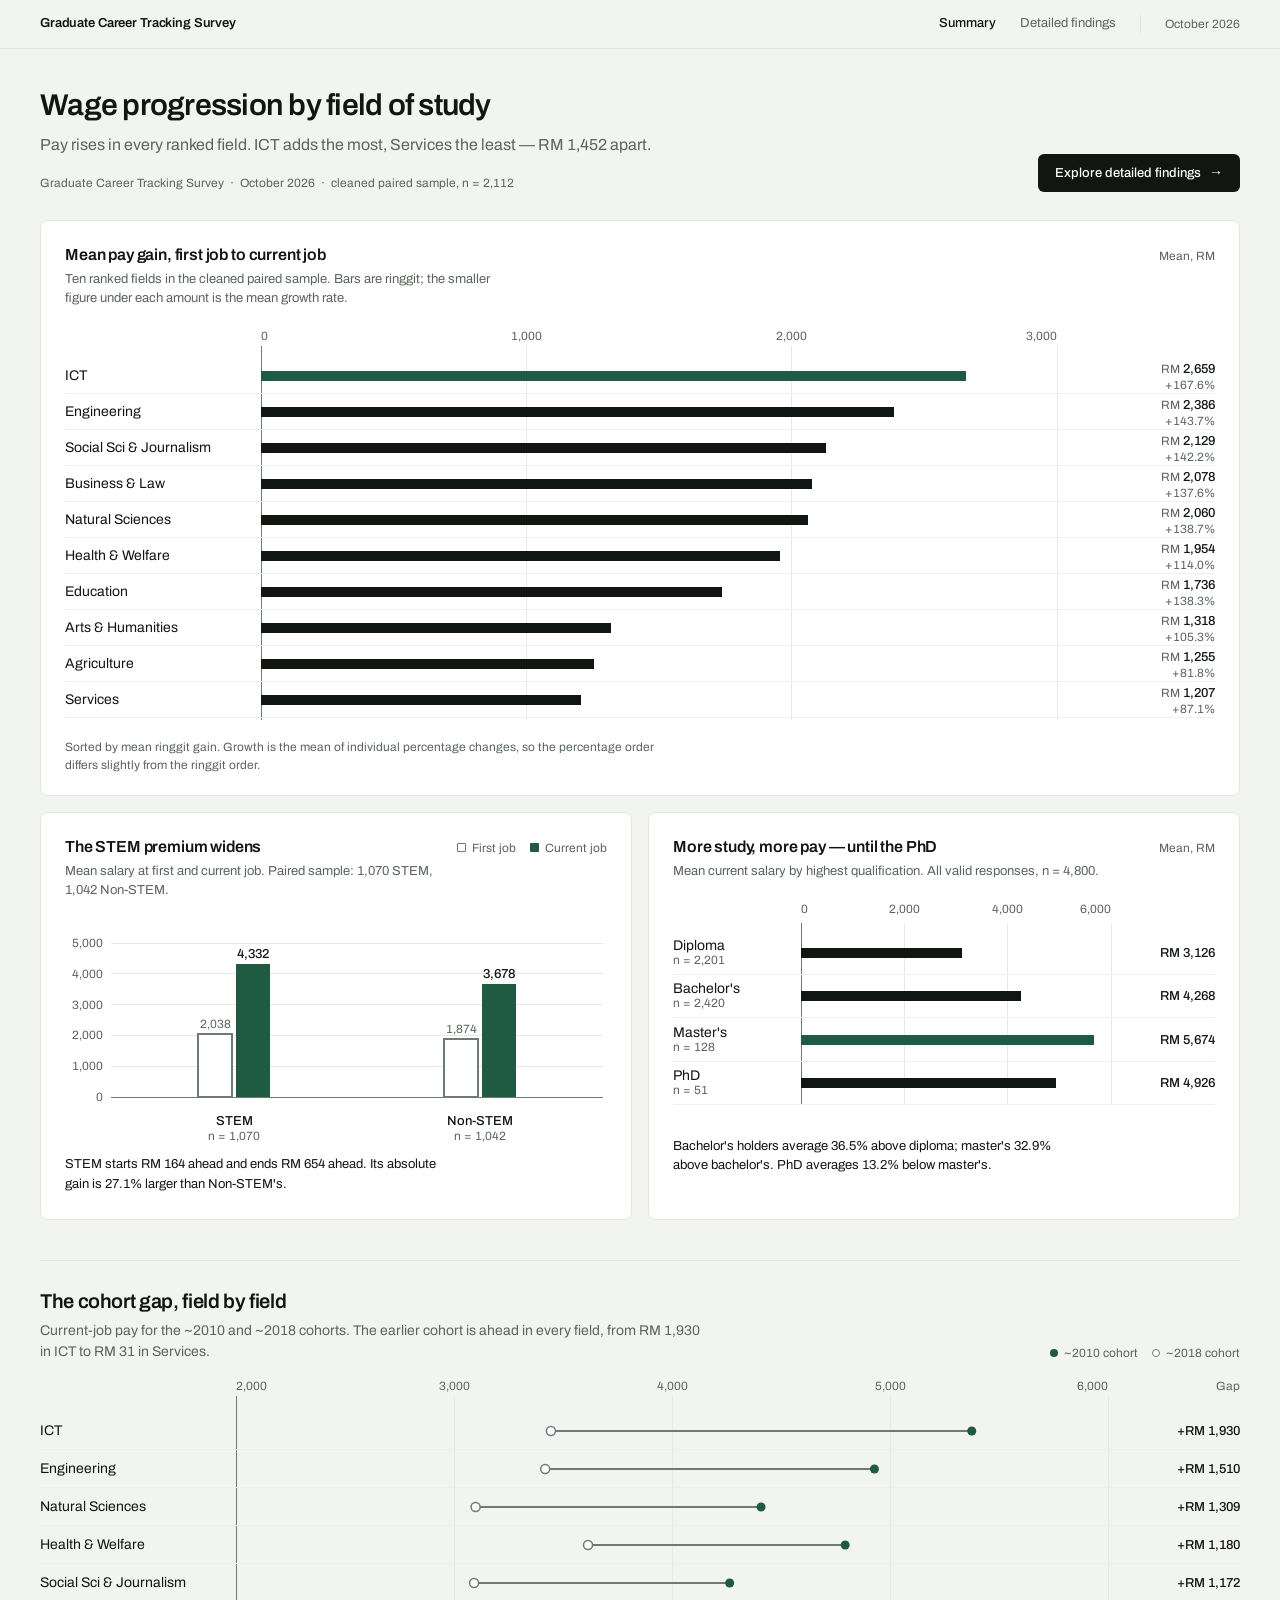
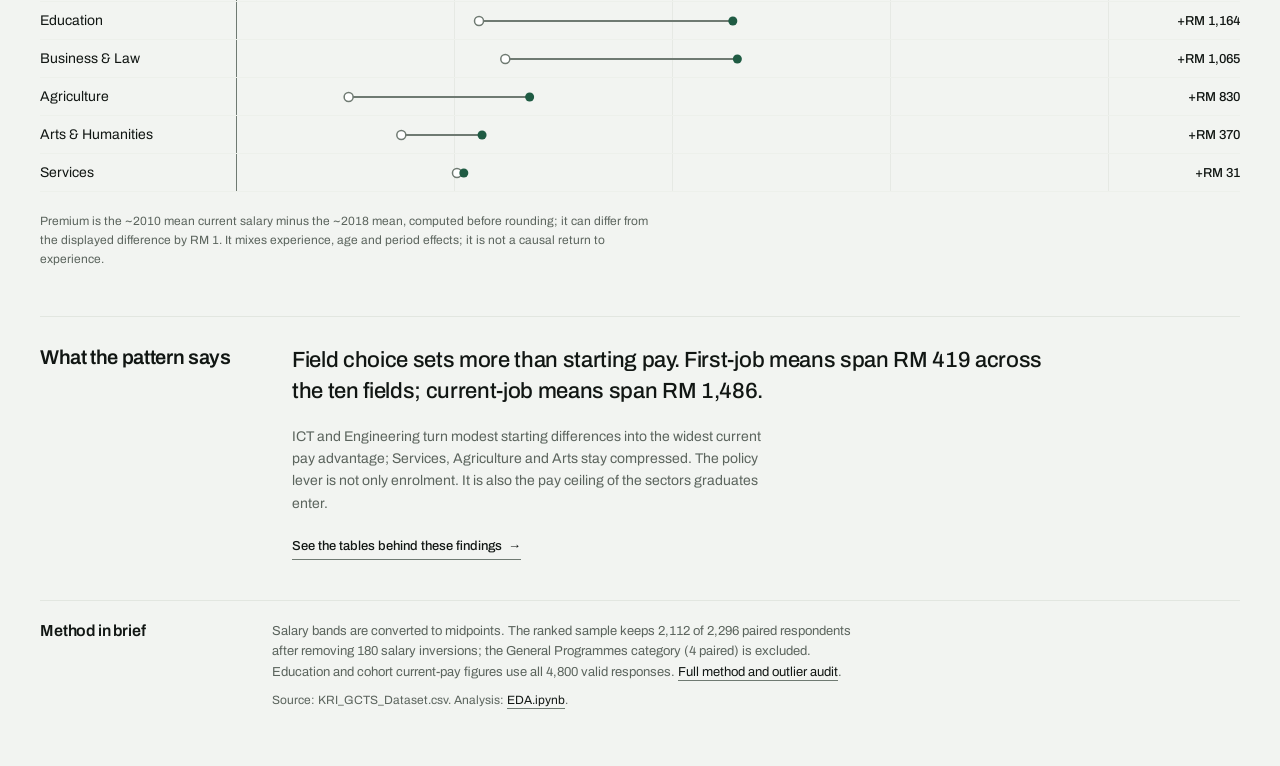
<file: index.html>
<!doctype html>
<html lang="en">
<head>
  <meta charset="utf-8">
  <meta name="viewport" content="width=device-width, initial-scale=1">
  <meta name="theme-color" content="#f2f4f1">
  <title>Wage progression by field of study · Graduate Career Tracking Survey</title>
  <meta name="description" content="How salaries move from the first job to the current job for 2,112 Malaysian graduates across ten fields of study.">
  <link rel="stylesheet" href="styles.css">
</head>
<body>
  <a class="skip-link" href="#page-title">Skip to content</a>

  <header class="topbar">
    <div class="topbar-inner">
      <a class="wordmark" href="index.html" aria-label="Graduate Career Tracking Survey (GCTS) — summary">
        <span class="wordmark-full">Graduate Career Tracking Survey</span>
        <span class="wordmark-short">GCTS</span>
      </a>
      <nav class="topnav" aria-label="Report">
        <a href="index.html" aria-current="page">Summary</a>
        <a href="findings.html">
          <span class="nav-long">Detailed findings</span>
          <span class="nav-short">Findings</span>
        </a>
        <span class="topbar-date">October 2026</span>
      </nav>
    </div>
  </header>

  <main class="canvas" id="main">
    <div class="page-head">
      <div>
        <h1 id="page-title" tabindex="-1">Wage progression by field of study</h1>
        <p class="lead">Pay rises in every ranked field. ICT adds the most, Services the least — RM&nbsp;1,452 apart.</p>
        <p class="meta">Graduate Career Tracking Survey <span aria-hidden="true">·</span> October 2026 <span aria-hidden="true">·</span> cleaned paired sample, n = 2,112</p>
      </div>
      <a class="button button-primary" href="findings.html">Explore detailed findings <span aria-hidden="true">→</span></a>
    </div>

    <section class="panel chart-panel" aria-labelledby="gain-title">
      <div class="panel-head">
        <div>
          <h2 id="gain-title">Mean pay gain, first job to current job</h2>
          <p>Ten ranked fields in the cleaned paired sample. Bars are ringgit; the smaller figure under each amount is the mean growth rate.</p>
        </div>
        <span class="unit">Mean, RM</span>
      </div>
      <div class="chart" data-chart="gain" role="img" aria-label="Bar chart of mean pay gain by field of study."></div>
      <div class="visually-hidden" data-chart-table="gain"></div>
      <p class="note">Sorted by mean ringgit gain. Growth is the mean of individual percentage changes, so the percentage order differs slightly from the ringgit order.</p>
    </section>

    <div class="chart-row">
      <section class="panel mini-panel" aria-labelledby="stem-title">
        <div class="panel-head">
          <div>
            <h2 id="stem-title">The STEM premium widens</h2>
            <p>Mean salary at first and current job. Paired sample: 1,070 STEM, 1,042 Non-STEM.</p>
          </div>
          <div class="legend" role="group" aria-label="Chart legend">
            <span class="legend-item"><span class="swatch swatch--neutral" aria-hidden="true"></span>First job</span>
            <span class="legend-item"><span class="swatch swatch--accent" aria-hidden="true"></span>Current job</span>
          </div>
        </div>
        <div class="chart" data-chart="stem" role="img" aria-label="Grouped column chart of first and current salaries for STEM and Non-STEM graduates."></div>
        <div class="visually-hidden" data-chart-table="stem"></div>
        <p class="mini-note">STEM starts RM 164 ahead and ends RM 654 ahead. Its absolute gain is 27.1% larger than Non-STEM's.</p>
      </section>

      <section class="panel mini-panel" aria-labelledby="education-title">
        <div class="panel-head">
          <div>
            <h2 id="education-title">More study, more pay — until the PhD</h2>
            <p>Mean current salary by highest qualification. All valid responses, n = 4,800.</p>
          </div>
          <span class="unit">Mean, RM</span>
        </div>
        <div class="chart" data-chart="education" role="img" aria-label="Bar chart of mean current salary by highest qualification."></div>
        <div class="visually-hidden" data-chart-table="education"></div>
        <p class="mini-note">Bachelor's holders average 36.5% above diploma; master's 32.9% above bachelor's. PhD averages 13.2% below master's.</p>
      </section>
    </div>

    <section class="section cohort" aria-labelledby="cohort-title">
      <div class="section-head">
        <div>
          <h2 id="cohort-title">The cohort gap, field by field</h2>
          <p>Current-job pay for the ~2010 and ~2018 cohorts. The earlier cohort is ahead in every field, from RM&nbsp;1,930 in ICT to RM&nbsp;31 in Services.</p>
        </div>
        <div class="legend" role="group" aria-label="Chart legend">
          <span class="legend-item"><span class="swatch swatch--dot swatch--accent" aria-hidden="true"></span>~2010 cohort</span>
          <span class="legend-item"><span class="swatch swatch--dot swatch--hollow" aria-hidden="true"></span>~2018 cohort</span>
        </div>
      </div>
      <div class="chart" data-chart="cohort" role="img" aria-label="Dumbbell chart comparing current salaries for the 2010 and 2018 cohorts by field."></div>
      <div class="visually-hidden" data-chart-table="cohort"></div>
      <p class="note">Premium is the ~2010 mean current salary minus the ~2018 mean, computed before rounding; it can differ from the displayed difference by RM 1. It mixes experience, age and period effects; it is not a causal return to experience.</p>
    </section>

    <section class="closing" aria-labelledby="closing-title">
      <h2 id="closing-title">What the pattern says</h2>
      <div class="closing-body">
        <p class="statement">Field choice sets more than starting pay. First-job means span RM&nbsp;419 across the ten fields; current-job means span RM&nbsp;1,486.</p>
        <p class="closing-note">ICT and Engineering turn modest starting differences into the widest current pay advantage; Services, Agriculture and Arts stay compressed. The policy lever is not only enrolment. It is also the pay ceiling of the sectors graduates enter.</p>
        <a class="text-link" href="findings.html">See the tables behind these findings <span aria-hidden="true">→</span></a>
      </div>
    </section>

    <section class="method" id="method" aria-labelledby="method-title">
      <h2 id="method-title">Method in brief</h2>
      <div>
        <p>Salary bands are converted to midpoints. The ranked sample keeps 2,112 of 2,296 paired respondents after removing 180 salary inversions; the General Programmes category (4 paired) is excluded. Education and cohort current-pay figures use all 4,800 valid responses. <a href="findings.html#method">Full method and outlier audit</a>.</p>
        <p class="source">Source: KRI_GCTS_Dataset.csv. Analysis: <a href="EDA.ipynb">EDA.ipynb</a>.</p>
      </div>
    </section>
  </main>

  <script src="data.js"></script>
  <script>
  (function () {
    "use strict";

    var G = window.GCTS;
    if (!G) { return; }

    var fmt = G.fmt;
    var SVG_NS = "http://www.w3.org/2000/svg";

    function node(tag, attrs) {
      var el = document.createElementNS(SVG_NS, tag);
      if (attrs) {
        Object.keys(attrs).forEach(function (key) {
          el.setAttribute(key, attrs[key]);
        });
      }
      return el;
    }

    function text(svg, x, y, value, cls, anchor) {
      var el = node("text", { x: x, y: y });
      if (cls) { el.setAttribute("class", cls); }
      if (anchor) { el.setAttribute("text-anchor", anchor); }
      el.textContent = value;
      svg.appendChild(el);
      return el;
    }

    function line(svg, x1, y1, x2, y2, cls) {
      svg.appendChild(node("line", {
        x1: x1, y1: y1, x2: x2, y2: y2, "class": cls
      }));
    }

    function rect(svg, x, y, width, height, cls, title) {
      var el = node("rect", {
        x: x, y: y, width: Math.max(0, width), height: Math.max(0, height),
        rx: 0, "class": cls
      });
      if (title) {
        var t = node("title");
        t.textContent = title;
        el.appendChild(t);
      }
      svg.appendChild(el);
      return el;
    }

    function circle(svg, cx, cy, r, cls, title) {
      var el = node("circle", { cx: cx, cy: cy, r: r, "class": cls });
      if (title) {
        var t = node("title");
        t.textContent = title;
        el.appendChild(t);
      }
      svg.appendChild(el);
      return el;
    }

    function makeSvg(host, width, height) {
      host.textContent = "";
      var svg = node("svg", {
        viewBox: "0 0 " + width + " " + height,
        width: width,
        height: height,
        "aria-hidden": "true",
        focusable: "false"
      });
      host.appendChild(svg);
      return svg;
    }

    function widthOf(host) {
      return Math.max(280, Math.floor(host.clientWidth || 0) || 800);
    }

    function tickText(value) {
      if (value === 0) { return "0"; }
      if (value % 1000 === 0) { return (value / 1000) + "k"; }
      return (value / 1000).toFixed(1) + "k";
    }

    function dataTable(caption, head, rows) {
      return "<table><caption>" + caption + "</caption><thead><tr>" +
        head.map(function (cell) {
          return "<th scope=\"col\">" + cell + "</th>";
        }).join("") +
        "</tr></thead><tbody>" +
        rows.map(function (row) {
          return "<tr>" + row.map(function (cell, index) {
            return index === 0
              ? "<th scope=\"row\">" + cell + "</th>"
              : "<td>" + cell + "</td>";
          }).join("") + "</tr>";
        }).join("") +
        "</tbody></table>";
    }

    function fillDataTable(name, html) {
      var host = document.querySelector('[data-chart-table="' + name + '"]');
      if (host) { host.innerHTML = html; }
    }

    function renderDataTables() {
      fillDataTable("gain", dataTable(
        "Data table: mean pay gain by field of study. Cleaned paired sample, n = " + fmt.int(G.meta.sample) + "; sorted by mean gain.",
        ["Field", "n", "First job", "Current job", "Mean gain", "Mean growth", "Median gain"],
        G.fields.map(function (field) {
          return [field.name, fmt.int(field.n), fmt.money(field.first), fmt.money(field.current),
            fmt.signedMoney(field.gain), fmt.pct(field.growth), fmt.signedMoney(field.median)];
        })
      ));

      fillDataTable("stem", dataTable(
        "Data table: first and current salary for STEM and Non-STEM graduates. Cleaned paired sample, n = " + fmt.int(G.meta.sample) + ".",
        ["Group", "n", "First job", "Current job", "Mean gain", "Mean growth"],
        G.stem.map(function (row) {
          return [row.name, fmt.int(row.n), fmt.money(row.first), fmt.money(row.current),
            fmt.signedMoney(row.gain), fmt.pct(row.growth)];
        })
      ));

      fillDataTable("education", dataTable(
        "Data table: mean and median current salary by highest qualification. All valid responses, n = " + fmt.int(G.meta.crossCurrent) + ".",
        ["Qualification", "n", "Mean current salary", "Median current salary", "Premium over prior tier"],
        G.education.map(function (row) {
          var premium = row.premiumPct == null
            ? "Baseline"
            : fmt.pct(row.premiumPct) + " (" + fmt.signedMoney(row.premiumRm) + ")";
          return [row.name, fmt.int(row.n), fmt.money(row.mean), fmt.money(row.median), premium];
        })
      ));

      fillDataTable("cohort", dataTable(
        "Data table: current salary and gain by cohort and field, with the ~2010 cohort premium. Sorted by premium.",
        ["Field", "~2010 current", "~2018 current", "~2010 gain", "~2018 gain", "Premium"],
        G.fields.slice().sort(function (a, b) { return b.premium - a.premium; }).map(function (field) {
          return [field.name, fmt.money(field.cohort2010), fmt.money(field.cohort2018),
            fmt.signedMoney(field.cohortGain2010), fmt.signedMoney(field.cohortGain2018), fmt.signedMoney(field.premium)];
        })
      ));
    }

    var hosts = {
      gain: document.querySelector('[data-chart="gain"]'),
      stem: document.querySelector('[data-chart="stem"]'),
      education: document.querySelector('[data-chart="education"]'),
      cohort: document.querySelector('[data-chart="cohort"]')
    };

    function renderGain() {
      var host = hosts.gain;
      if (!host) { return; }

      var W = widthOf(host);
      var compact = W < 560;
      var labelW = compact ? 92 : 176;
      var valueW = compact ? 78 : 138;
      var gap = compact ? 10 : 20;
      var plotX = labelW + gap;
      var plotW = Math.max(60, W - labelW - valueW - gap * 2);
      var top = 30;
      var rowH = 36;
      var H = top + G.fields.length * rowH + 6;
      var max = 3000;
      var svg = makeSvg(host, W, H);

      var ticks = compact ? [0, 1500, 3000] : [0, 1000, 2000, 3000];
      if (W < 300) { ticks = [0, 3000]; }

      ticks.forEach(function (tick, index) {
        var x = plotX + (tick / max) * plotW;
        line(svg, x, 18, x, H - 4, index === 0 ? "axis-line" : "grid-line");
        text(svg, x, 12, compact ? tickText(tick) : fmt.int(tick), "axis-label",
          index === 0 ? "start" : index === ticks.length - 1 ? "end" : "middle");
      });

      G.fields.forEach(function (field, index) {
        var y = top + index * rowH;
        var center = y + rowH / 2;
        line(svg, 0, y + rowH - 0.5, W, y + rowH - 0.5, "row-rule");
        text(svg, 0, center + 4, compact ? field.short : field.name,
          compact ? "chart-label chart-label--compact" : "chart-label");

        rect(svg, plotX, center - 5, (field.gain / max) * plotW, 10,
          index === 0 ? "bar bar--accent" : "bar",
          field.name + ": mean gain " + fmt.signedMoney(field.gain) + " (" + fmt.pct(field.growth) + ")");

        var value = text(svg, W, center - 3, "", "chart-value", "end");
        var unit = node("tspan", { "class": "chart-unit" });
        unit.textContent = "RM ";
        value.appendChild(unit);
        var number = node("tspan");
        number.textContent = fmt.int(field.gain);
        value.appendChild(number);

        text(svg, W, center + 13, fmt.pct(field.growth), "chart-subvalue", "end");
      });

      var topField = G.fields[0];
      var bottomField = G.fields[G.fields.length - 1];
      host.setAttribute("aria-label",
        "Bar chart of mean pay gain by field of study. " + topField.name +
        " leads with " + fmt.signedMoney(topField.gain) + " (" + fmt.pct(topField.growth) +
        "); " + bottomField.name + " is lowest with " + fmt.signedMoney(bottomField.gain) +
        " (" + fmt.pct(bottomField.growth) + "). Full values are in the data table that follows.");
    }

    function renderStem() {
      var host = hosts.stem;
      if (!host) { return; }

      var W = widthOf(host);
      var H = 224;
      var compact = W < 430;
      var left = W < 360 ? 38 : 46;
      var right = 4;
      var top = 24;
      var bottom = 46;
      var plotW = W - left - right;
      var plotH = H - top - bottom;
      var max = 5000;
      var svg = makeSvg(host, W, H);

      [0, 1000, 2000, 3000, 4000, 5000].forEach(function (tick) {
        var y = top + plotH - (tick / max) * plotH;
        line(svg, left, y, W - right, y, tick === 0 ? "axis-line" : "grid-line");
        text(svg, left - 8, y + 4, compact ? tickText(tick) : fmt.int(tick), "axis-label", "end");
      });

      var groupW = plotW / 2;
      var barW = Math.min(34, Math.max(18, groupW * 0.22));
      var innerGap = 4;

      G.stem.forEach(function (row, index) {
        var center = left + groupW * (index + 0.5);
        var x1 = center - barW - innerGap / 2;
        var x2 = center + innerGap / 2;
        var h1 = (row.first / max) * plotH;
        var h2 = (row.current / max) * plotH;

        rect(svg, x1, top + plotH - h1, barW, h1, "bar bar--ghost",
          row.name + " first job: " + fmt.money(row.first));
        rect(svg, x2, top + plotH - h2, barW, h2, "bar bar--accent",
          row.name + " current job: " + fmt.money(row.current));

        if (!compact) {
          text(svg, x1 + barW / 2, top + plotH - h1 - 6, fmt.int(row.first),
            "chart-value--muted", "middle");
        }
        text(svg, x2 + barW / 2, top + plotH - h2 - 6, fmt.int(row.current),
          "chart-value", "middle");
        text(svg, center, H - 18, row.name, "chart-group", "middle");
        text(svg, center, H - 3, "n = " + fmt.int(row.n), "chart-group-sub", "middle");
      });

      host.setAttribute("aria-label",
        "Grouped column chart. STEM first job " + fmt.money(G.stem[0].first) +
        " to current job " + fmt.money(G.stem[0].current) + "; Non-STEM " +
        fmt.money(G.stem[1].first) + " to " + fmt.money(G.stem[1].current) +
        ". Full values are in the data table that follows.");
    }

    function renderEducation() {
      var host = hosts.education;
      if (!host) { return; }

      var W = widthOf(host);
      var H = 224;
      var labelW = W < 420 ? 96 : 112;
      var valueW = W < 420 ? 74 : 88;
      var gap = W < 420 ? 10 : 16;
      var plotX = labelW + gap;
      var plotW = Math.max(70, W - labelW - valueW - gap * 2);
      var top = 30;
      var bottom = 20;
      var rowH = (H - top - bottom) / G.education.length;
      var max = 6000;
      var svg = makeSvg(host, W, H);

      var ticks = W < 420 ? [0, 3000, 6000] : [0, 2000, 4000, 6000];
      if (W < 300) { ticks = [0, 6000]; }

      ticks.forEach(function (tick, index) {
        var x = plotX + (tick / max) * plotW;
        line(svg, x, 22, x, H - bottom, index === 0 ? "axis-line" : "grid-line");
        text(svg, x, 12, W < 420 ? tickText(tick) : fmt.int(tick), "axis-label",
          index === 0 ? "start" : index === ticks.length - 1 ? "end" : "middle");
      });

      G.education.forEach(function (row, index) {
        var y = top + index * rowH;
        var center = y + rowH / 2;
        line(svg, 0, y + rowH - 0.5, W, y + rowH - 0.5, "row-rule");

        text(svg, 0, center - 3, row.short, "chart-label");
        text(svg, 0, center + 11, "n = " + fmt.int(row.n), "chart-subvalue");

        rect(svg, plotX, center - 5, (row.mean / max) * plotW, 10,
          index === 2 ? "bar bar--accent" : "bar",
          row.name + ": mean current salary " + fmt.money(row.mean));

        text(svg, W, center + 4, fmt.money(row.mean), "chart-value", "end");
      });

      host.setAttribute("aria-label",
        "Bar chart of mean current salary by highest qualification. " +
        "Master's and professional holders lead at " + fmt.money(G.education[2].mean) +
        "; PhD holders average " + fmt.money(G.education[3].mean) +
        ". Full values are in the data table that follows.");
    }

    function renderCohort() {
      var host = hosts.cohort;
      if (!host) { return; }

      var W = widthOf(host);
      var compact = W < 560;
      var labelW = compact ? 86 : 176;
      var premiumW = compact ? 66 : 112;
      var gap = compact ? 10 : 20;
      var plotX = labelW + gap;
      var plotW = Math.max(70, W - labelW - premiumW - gap * 2);
      var top = 34;
      var rowH = 38;
      var H = top + G.fields.length * rowH + 8;
      var xMin = 2000;
      var xMax = 6000;
      var ticks = compact ? [2000, 4000, 6000] : [2000, 3000, 4000, 5000, 6000];
      if (W < 300) { ticks = [2000, 6000]; }
      var svg = makeSvg(host, W, H);
      var rows = G.fields.slice().sort(function (a, b) { return b.premium - a.premium; });

      ticks.forEach(function (tick, index) {
        var x = plotX + ((tick - xMin) / (xMax - xMin)) * plotW;
        line(svg, x, 18, x, H - 8, index === 0 ? "axis-line" : "grid-line");
        text(svg, x, 12, compact ? tickText(tick) : fmt.int(tick), "axis-label",
          index === 0 ? "start" : index === ticks.length - 1 ? "end" : "middle");
      });

      text(svg, W, 12, "Gap", "axis-label", "end");

      rows.forEach(function (field, index) {
        var y = top + index * rowH;
        var center = y + rowH / 2;
        line(svg, 0, y + rowH - 0.5, W, y + rowH - 0.5, "row-rule");

        text(svg, 0, center + 4, compact ? field.short : field.name,
          compact ? "chart-label chart-label--compact" : "chart-label");

        var x2010 = plotX + ((field.cohort2010 - xMin) / (xMax - xMin)) * plotW;
        var x2018 = plotX + ((field.cohort2018 - xMin) / (xMax - xMin)) * plotW;
        var dotR = compact ? 3.5 : 4.5;

        line(svg, Math.min(x2010, x2018), center, Math.max(x2010, x2018), center, "range-line");
        circle(svg, x2018, center, dotR, "dot--neutral",
          field.name + " ~2018 current salary: " + fmt.money(field.cohort2018));
        circle(svg, x2010, center, dotR, "dot--accent",
          field.name + " ~2010 current salary: " + fmt.money(field.cohort2010));

        text(svg, W, center + 4, fmt.signedMoney(field.premium), "chart-value", "end");
      });

      var topRow = rows[0];
      var bottomRow = rows[rows.length - 1];
      host.setAttribute("aria-label",
        "Dumbbell chart of current salary by cohort and field. The ~2010 cohort premium is largest in " +
        topRow.name + " at " + fmt.signedMoney(topRow.premium) + " and smallest in " +
        bottomRow.name + " at " + fmt.signedMoney(bottomRow.premium) +
        ". Full values are in the data table that follows.");
    }

    function renderAll() {
      renderGain();
      renderStem();
      renderEducation();
      renderCohort();
    }

    var resizeTimer;
    window.addEventListener("resize", function () {
      window.clearTimeout(resizeTimer);
      resizeTimer = window.setTimeout(renderAll, 120);
    });

    renderAll();
    renderDataTables();
    if (document.fonts && document.fonts.ready) {
      document.fonts.ready.then(renderAll);
    }
  })();
  </script>
</body>
</html>
</file>
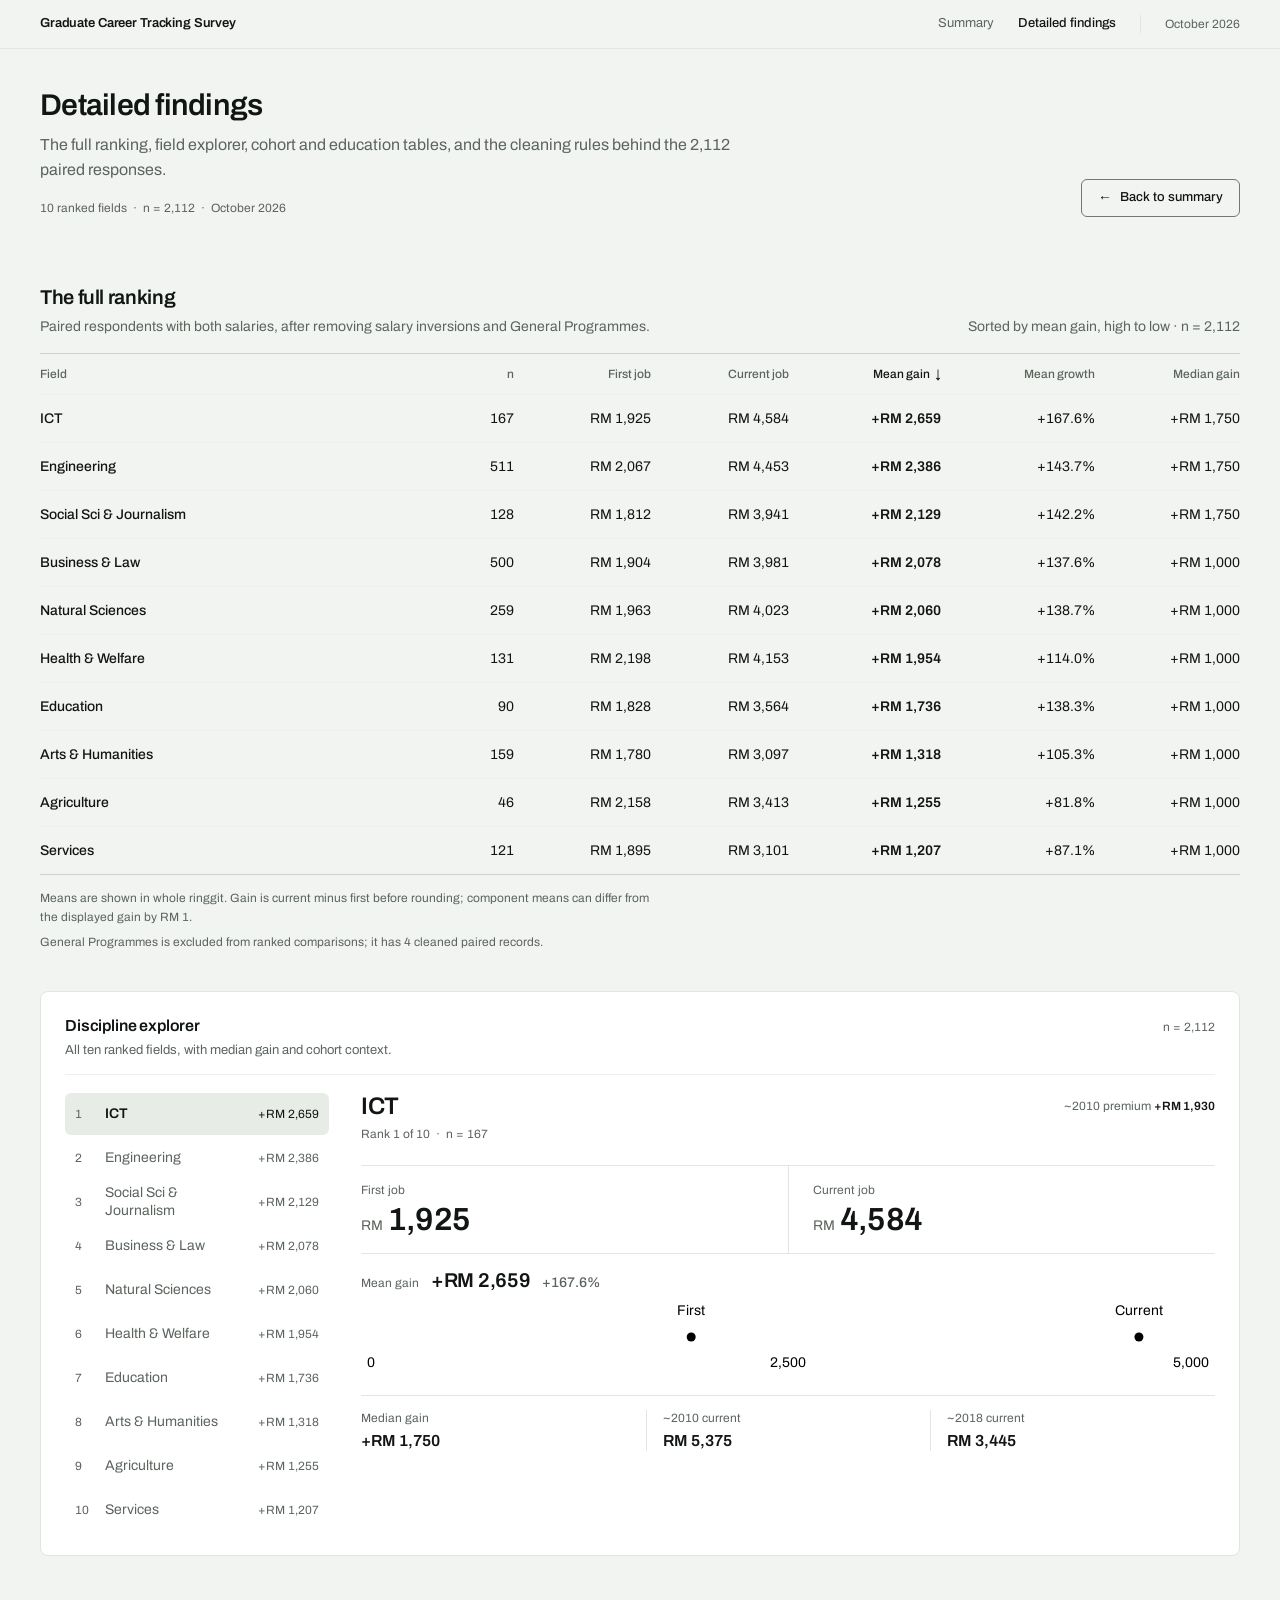
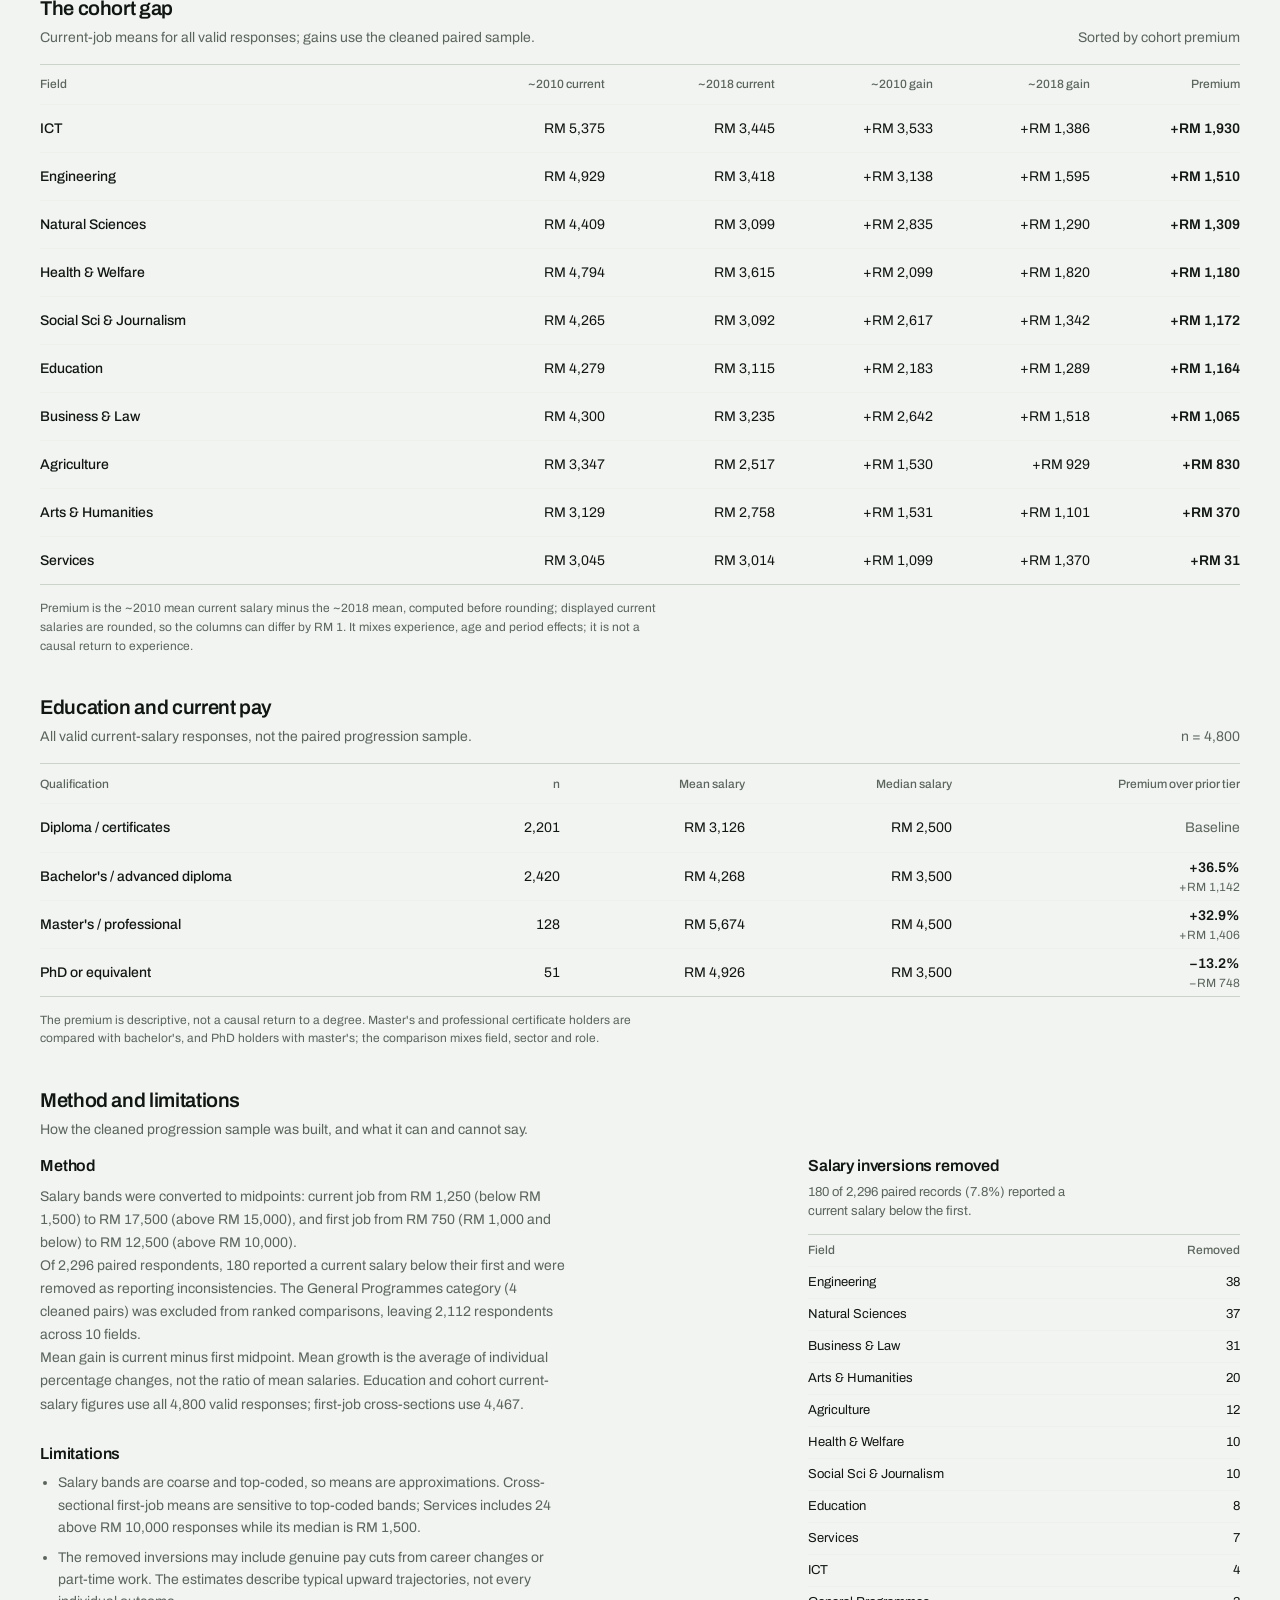
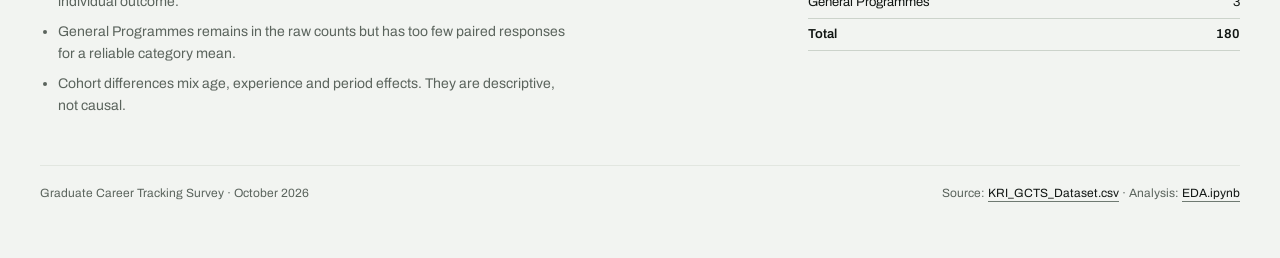
<file: findings.html>
<!doctype html>
<html lang="en">
<head>
  <meta charset="utf-8">
  <meta name="viewport" content="width=device-width, initial-scale=1">
  <meta name="theme-color" content="#f2f4f1">
  <title>Detailed findings · Graduate Career Tracking Survey</title>
  <meta name="description" content="The full field ranking, discipline explorer, cohort and education tables, and the cleaning rules behind the 2,112 paired graduate salary responses.">
  <link rel="stylesheet" href="styles.css">
</head>
<body>
  <a class="skip-link" href="#page-title">Skip to content</a>

  <header class="topbar">
    <div class="topbar-inner">
      <a class="wordmark" href="index.html" aria-label="Graduate Career Tracking Survey (GCTS) — summary">
        <span class="wordmark-full">Graduate Career Tracking Survey</span>
        <span class="wordmark-short">GCTS</span>
      </a>
      <nav class="topnav" aria-label="Report">
        <a href="index.html">Summary</a>
        <a href="findings.html" aria-current="page">
          <span class="nav-long">Detailed findings</span>
          <span class="nav-short">Findings</span>
        </a>
        <span class="topbar-date">October 2026</span>
      </nav>
    </div>
  </header>

  <main class="canvas" id="main">
    <div class="page-head">
      <div>
        <h1 id="page-title" tabindex="-1">Detailed findings</h1>
        <p class="lead">The full ranking, field explorer, cohort and education tables, and the cleaning rules behind the 2,112 paired responses.</p>
        <p class="meta">10 ranked fields <span aria-hidden="true">·</span> n = 2,112 <span aria-hidden="true">·</span> October 2026</p>
      </div>
      <a class="button button-outline" href="index.html"><span aria-hidden="true">←</span> Back to summary</a>
    </div>

    <section class="section" aria-labelledby="ranking-title">
      <div class="section-head">
        <div>
          <h2 id="ranking-title">The full ranking</h2>
          <p>Paired respondents with both salaries, after removing salary inversions and General Programmes.</p>
        </div>
        <p class="section-meta"><span id="sort-status" aria-live="polite">Sorted by mean gain</span> <span aria-hidden="true">·</span> n = 2,112</p>
      </div>

      <p class="table-hint">Scroll sideways to see all columns.</p>
      <div class="table-wrap" role="region" aria-label="Full ranking table, scrolls horizontally" tabindex="0">
        <table class="ledger-table" id="ranking-table">
          <caption class="visually-hidden">Mean first and current salary, mean gain, mean growth and median gain by field of study.</caption>
          <thead>
            <tr>
              <th scope="col" data-key="name"><button class="sort-btn" type="button" data-key="name">Field</button></th>
              <th scope="col" class="num" data-key="n"><button class="sort-btn" type="button" data-key="n">n</button></th>
              <th scope="col" class="num" data-key="first"><button class="sort-btn" type="button" data-key="first">First job</button></th>
              <th scope="col" class="num" data-key="current"><button class="sort-btn" type="button" data-key="current">Current job</button></th>
              <th scope="col" class="num" data-key="gain"><button class="sort-btn" type="button" data-key="gain">Mean gain</button></th>
              <th scope="col" class="num" data-key="growth"><button class="sort-btn" type="button" data-key="growth">Mean growth</button></th>
              <th scope="col" class="num" data-key="median"><button class="sort-btn" type="button" data-key="median">Median gain</button></th>
            </tr>
          </thead>
          <tbody></tbody>
        </table>
      </div>
      <p class="note">Means are shown in whole ringgit. Gain is current minus first before rounding; component means can differ from the displayed gain by RM 1.</p>
      <p class="note">General Programmes is excluded from ranked comparisons; it has 4 cleaned paired records.</p>
    </section>

    <section class="section" aria-labelledby="explorer-title">
      <div class="panel explorer">
        <div class="panel-head">
          <div>
            <h2 id="explorer-title">Discipline explorer</h2>
            <p>All ten ranked fields, with median gain and cohort context.</p>
          </div>
          <span class="unit">n = 2,112</span>
        </div>
        <div class="explorer-body">
          <div class="explorer-list" id="explorer-list" role="group" aria-label="Choose a field"></div>
          <div class="explorer-detail" id="explorer-detail">
            <div class="explorer-top">
              <div>
                <h3>ICT</h3>
                <p class="meta">Rank 1 of 10 <span aria-hidden="true">·</span> n = 167</p>
              </div>
              <p class="explorer-premium">~2010 premium <strong>+RM 1,930</strong></p>
            </div>
            <div class="money-pair">
              <div class="money-block">
                <span class="label">First job</span>
                <span class="figure"><span class="currency">RM</span>1,925</span>
              </div>
              <div class="money-block">
                <span class="label">Current job</span>
                <span class="figure"><span class="currency">RM</span>4,584</span>
              </div>
            </div>
            <div class="explorer-gain">
              <span class="label">Mean gain</span>
              <span class="gain-figure">+RM 2,659</span>
              <span class="gain-pct">+167.6%</span>
            </div>
            <div class="mini-track" aria-hidden="true"></div>
            <dl class="explorer-stats">
              <div><dt>Median gain</dt><dd>+RM 1,750</dd></div>
              <div><dt>~2010 current</dt><dd>RM 5,375</dd></div>
              <div><dt>~2018 current</dt><dd>RM 3,445</dd></div>
            </dl>
          </div>
          <p class="visually-hidden" id="explorer-status" role="status"></p>
        </div>
      </div>
    </section>

    <section class="section" aria-labelledby="cohort-title">
      <div class="section-head">
        <div>
          <h2 id="cohort-title">The cohort gap</h2>
          <p>Current-job means for all valid responses; gains use the cleaned paired sample.</p>
        </div>
        <p class="section-meta">Sorted by cohort premium</p>
      </div>
      <p class="table-hint">Scroll sideways to see all columns.</p>
      <div class="table-wrap" role="region" aria-label="Cohort table, scrolls horizontally" tabindex="0">
        <table class="ledger-table" id="cohort-table">
          <caption class="visually-hidden">Current salary and wage gain by cohort and field, with the cohort premium.</caption>
          <thead>
            <tr>
              <th scope="col">Field</th>
              <th scope="col" class="num">~2010 current</th>
              <th scope="col" class="num">~2018 current</th>
              <th scope="col" class="num">~2010 gain</th>
              <th scope="col" class="num">~2018 gain</th>
              <th scope="col" class="num">Premium</th>
            </tr>
          </thead>
          <tbody></tbody>
        </table>
      </div>
      <p class="note">Premium is the ~2010 mean current salary minus the ~2018 mean, computed before rounding; displayed current salaries are rounded, so the columns can differ by RM 1. It mixes experience, age and period effects; it is not a causal return to experience.</p>
    </section>

    <section class="section" aria-labelledby="education-title">
      <div class="section-head">
        <div>
          <h2 id="education-title">Education and current pay</h2>
          <p>All valid current-salary responses, not the paired progression sample.</p>
        </div>
        <p class="section-meta">n = 4,800</p>
      </div>
      <p class="table-hint">Scroll sideways to see all columns.</p>
      <div class="table-wrap" role="region" aria-label="Education table, scrolls horizontally" tabindex="0">
        <table class="ledger-table" id="education-table">
          <caption class="visually-hidden">Mean and median current salary by highest qualification, with the premium over the prior tier.</caption>
          <thead>
            <tr>
              <th scope="col">Qualification</th>
              <th scope="col" class="num">n</th>
              <th scope="col" class="num">Mean salary</th>
              <th scope="col" class="num">Median salary</th>
              <th scope="col" class="num">Premium over prior tier</th>
            </tr>
          </thead>
          <tbody></tbody>
        </table>
      </div>
      <p class="note">The premium is descriptive, not a causal return to a degree. Master's and professional certificate holders are compared with bachelor's, and PhD holders with master's; the comparison mixes field, sector and role.</p>
    </section>

    <section class="section" id="method" aria-labelledby="method-title">
      <div class="section-head">
        <div>
          <h2 id="method-title">Method and limitations</h2>
          <p>How the cleaned progression sample was built, and what it can and cannot say.</p>
        </div>
      </div>

      <div class="method-layout">
        <div class="method-copy">
          <h3>Method</h3>
          <p>Salary bands were converted to midpoints: current job from RM 1,250 (below RM 1,500) to RM 17,500 (above RM 15,000), and first job from RM 750 (RM 1,000 and below) to RM 12,500 (above RM 10,000).</p>
          <p>Of 2,296 paired respondents, 180 reported a current salary below their first and were removed as reporting inconsistencies. The General Programmes category (4 cleaned pairs) was excluded from ranked comparisons, leaving 2,112 respondents across 10 fields.</p>
          <p>Mean gain is current minus first midpoint. Mean growth is the average of individual percentage changes, not the ratio of mean salaries. Education and cohort current-salary figures use all 4,800 valid responses; first-job cross-sections use 4,467.</p>

          <h3>Limitations</h3>
          <ul>
            <li>Salary bands are coarse and top-coded, so means are approximations. Cross-sectional first-job means are sensitive to top-coded bands; Services includes 24 above RM 10,000 responses while its median is RM 1,500.</li>
            <li>The removed inversions may include genuine pay cuts from career changes or part-time work. The estimates describe typical upward trajectories, not every individual outcome.</li>
            <li>General Programmes remains in the raw counts but has too few paired responses for a reliable category mean.</li>
            <li>Cohort differences mix age, experience and period effects. They are descriptive, not causal.</li>
          </ul>
        </div>

        <div class="audit">
          <h3 id="audit-title">Salary inversions removed</h3>
          <p>180 of 2,296 paired records (7.8%) reported a current salary below the first.</p>
          <table class="audit-table">
            <caption class="visually-hidden">Salary inversion exclusions by field.</caption>
            <thead>
              <tr><th scope="col">Field</th><th scope="col">Removed</th></tr>
            </thead>
            <tbody></tbody>
            <tfoot>
              <tr class="total"><td>Total</td><td>180</td></tr>
            </tfoot>
          </table>
        </div>
      </div>
    </section>

    <footer class="page-foot">
      <p>Graduate Career Tracking Survey <span aria-hidden="true">·</span> October 2026</p>
      <p>Source: <a href="KRI_GCTS_Dataset.csv">KRI_GCTS_Dataset.csv</a> <span aria-hidden="true">·</span> Analysis: <a href="EDA.ipynb">EDA.ipynb</a></p>
    </footer>
  </main>

  <script src="data.js"></script>
  <script>
  (function () {
    "use strict";

    var G = window.GCTS;
    if (!G) { return; }

    var fmt = G.fmt;
    var SVG_NS = "http://www.w3.org/2000/svg";

    function node(tag, attrs) {
      var el = document.createElementNS(SVG_NS, tag);
      if (attrs) {
        Object.keys(attrs).forEach(function (key) {
          el.setAttribute(key, attrs[key]);
        });
      }
      return el;
    }

    function text(svg, x, y, value, cls, anchor) {
      var el = node("text", { x: x, y: y });
      if (cls) { el.setAttribute("class", cls); }
      if (anchor) { el.setAttribute("text-anchor", anchor); }
      el.textContent = value;
      svg.appendChild(el);
      return el;
    }

    function line(svg, x1, y1, x2, y2, cls) {
      svg.appendChild(node("line", {
        x1: x1, y1: y1, x2: x2, y2: y2, "class": cls
      }));
    }

    function circle(svg, cx, cy, r, cls, title) {
      var el = node("circle", { cx: cx, cy: cy, r: r, "class": cls });
      if (title) {
        var t = node("title");
        t.textContent = title;
        el.appendChild(t);
      }
      svg.appendChild(el);
      return el;
    }

    function makeSvg(host, width, height) {
      host.textContent = "";
      var svg = node("svg", {
        viewBox: "0 0 " + width + " " + height,
        width: width,
        height: height,
        "aria-hidden": "true",
        focusable: "false"
      });
      host.appendChild(svg);
      return svg;
    }

    /* Ranking table */

    var rankingBody = document.querySelector("#ranking-table tbody");
    var sortStatus = document.querySelector("#sort-status");
    var labels = {
      name: "field",
      n: "sample size",
      first: "first job",
      current: "current job",
      gain: "mean gain",
      growth: "mean growth",
      median: "median gain"
    };
    var sortState = { key: "gain", direction: "desc" };

    function renderRanking() {
      if (!rankingBody) { return; }

      var rows = G.fields.slice().sort(function (a, b) {
        var av = a[sortState.key];
        var bv = b[sortState.key];
        var cmp = sortState.key === "name" ? av.localeCompare(bv) : av - bv;
        return sortState.direction === "asc" ? cmp : -cmp;
      });

      rankingBody.innerHTML = rows.map(function (field) {
        return "<tr>" +
          "<th scope=\"row\" class=\"field-cell\">" + field.name + "</th>" +
          "<td class=\"num\">" + fmt.int(field.n) + "</td>" +
          "<td class=\"num\">" + fmt.money(field.first) + "</td>" +
          "<td class=\"num\">" + fmt.money(field.current) + "</td>" +
          "<td class=\"num strong\">" + fmt.signedMoney(field.gain) + "</td>" +
          "<td class=\"num\">" + fmt.pct(field.growth) + "</td>" +
          "<td class=\"num\">" + fmt.signedMoney(field.median) + "</td>" +
          "</tr>";
      }).join("");

      document.querySelectorAll("#ranking-table th[data-key]").forEach(function (th) {
        th.removeAttribute("aria-sort");
        if (th.getAttribute("data-key") === sortState.key) {
          th.setAttribute("aria-sort", sortState.direction === "asc" ? "ascending" : "descending");
        }
      });

      if (sortStatus) {
        var order = sortState.key === "name"
          ? (sortState.direction === "asc" ? "A to Z" : "Z to A")
          : (sortState.direction === "asc" ? "low to high" : "high to low");
        sortStatus.textContent = "Sorted by " + labels[sortState.key] + ", " + order;
      }
    }

    document.querySelectorAll("#ranking-table .sort-btn").forEach(function (button) {
      button.addEventListener("click", function () {
        var key = button.getAttribute("data-key");
        if (key === sortState.key) {
          sortState.direction = sortState.direction === "asc" ? "desc" : "asc";
        } else {
          sortState.key = key;
          sortState.direction = key === "name" ? "asc" : "desc";
        }
        renderRanking();
      });
    });

    document.querySelectorAll(".table-wrap").forEach(function (wrap) {
      wrap.addEventListener("focusin", function (event) {
        var button = event.target.closest(".sort-btn");
        if (!button) { return; }
        window.requestAnimationFrame(function () {
          var wrapRect = wrap.getBoundingClientRect();
          var buttonRect = button.getBoundingClientRect();
          var sticky = wrap.querySelector("thead th:first-child");
          var leftEdge = sticky ? sticky.getBoundingClientRect().right : wrapRect.left;
          var margin = 8;
          if (buttonRect.left < leftEdge + margin) {
            wrap.scrollLeft += buttonRect.left - leftEdge - margin;
          } else if (buttonRect.right > wrapRect.right - margin) {
            wrap.scrollLeft += buttonRect.right - wrapRect.right + margin;
          }
        });
      });
    });

    renderRanking();

    /* Explorer */

    var explorerList = document.querySelector("#explorer-list");
    var explorerDetail = document.querySelector("#explorer-detail");
    var explorerStatus = document.querySelector("#explorer-status");
    var selectedIndex = 0;

    function drawMiniTrack(field) {
      if (!explorerDetail) { return; }
      var host = explorerDetail.querySelector(".mini-track");
      if (!host) { return; }

      var W = Math.max(240, Math.floor(host.clientWidth || 0) || 520);
      var H = 76;
      var pad = 6;
      var plotW = W - pad * 2;
      var max = 5000;
      var baseline = 36;
      var svg = makeSvg(host, W, H);

      line(svg, pad, baseline, W - pad, baseline, "axis-line");

      [0, 2500, 5000].forEach(function (tick, index) {
        var x = pad + (tick / max) * plotW;
        line(svg, x, baseline - 4, x, baseline + 4, index === 0 ? "axis-line" : "grid-line");
        text(svg, x, 66, fmt.int(tick), "axis-label",
          index === 0 ? "start" : index === 2 ? "end" : "middle");
      });

      var xFirst = pad + (field.first / max) * plotW;
      var xCurrent = pad + (field.current / max) * plotW;

      circle(svg, xFirst, baseline, 4.5, "dot--neutral",
        field.name + " first job: " + fmt.money(field.first));
      circle(svg, xCurrent, baseline, 4.5, "dot--accent",
        field.name + " current job: " + fmt.money(field.current));

      text(svg, xFirst, 14, "First", "chart-subvalue", "middle");
      text(svg, xCurrent, 14, "Current", "chart-subvalue", "middle");
    }

    function explorerMarkup(field) {
      return "<div class=\"explorer-top\">" +
        "<div><h3>" + field.name + "</h3>" +
        "<p class=\"meta\">Rank " + field.rank + " of 10 <span aria-hidden=\"true\">·</span> n = " + fmt.int(field.n) + "</p></div>" +
        "<p class=\"explorer-premium\">~2010 premium <strong>" + fmt.signedMoney(field.premium) + "</strong></p>" +
        "</div>" +
        "<div class=\"money-pair\">" +
        "<div class=\"money-block\"><span class=\"label\">First job</span><span class=\"figure\"><span class=\"currency\">RM</span>" + fmt.int(field.first) + "</span></div>" +
        "<div class=\"money-block\"><span class=\"label\">Current job</span><span class=\"figure\"><span class=\"currency\">RM</span>" + fmt.int(field.current) + "</span></div>" +
        "</div>" +
        "<div class=\"explorer-gain\"><span class=\"label\">Mean gain</span>" +
        "<span class=\"gain-figure\">" + fmt.signedMoney(field.gain) + "</span>" +
        "<span class=\"gain-pct\">" + fmt.pct(field.growth) + "</span></div>" +
        "<div class=\"mini-track\" aria-hidden=\"true\"></div>" +
        "<dl class=\"explorer-stats\">" +
        "<div><dt>Median gain</dt><dd>" + fmt.signedMoney(field.median) + "</dd></div>" +
        "<div><dt>~2010 current</dt><dd>" + fmt.money(field.cohort2010) + "</dd></div>" +
        "<div><dt>~2018 current</dt><dd>" + fmt.money(field.cohort2018) + "</dd></div>" +
        "</dl>";
    }

    function selectField(index, announce) {
      selectedIndex = index;
      if (explorerDetail) {
        explorerDetail.innerHTML = explorerMarkup(G.fields[index]);
        drawMiniTrack(G.fields[index]);
      }
      if (explorerList) {
        explorerList.querySelectorAll(".explorer-btn").forEach(function (button) {
          button.setAttribute("aria-pressed", String(Number(button.getAttribute("data-index")) === index));
        });
      }
      if (announce && explorerStatus) {
        var field = G.fields[index];
        explorerStatus.textContent = field.name + " selected. Rank " + field.rank + " of 10; mean gain " + fmt.signedMoney(field.gain) + ".";
      }
    }

    if (explorerList) {
      explorerList.innerHTML = G.fields.map(function (field, index) {
        return "<button class=\"explorer-btn\" type=\"button\" data-index=\"" + index + "\" aria-controls=\"explorer-detail\" aria-pressed=\"" + (index === 0) + "\">" +
          "<span class=\"ex-rank\">" + field.rank + "</span>" +
          "<span class=\"ex-name\">" + field.name + "</span>" +
          "<span class=\"ex-gain\">" + fmt.signedMoney(field.gain) + "</span>" +
          "</button>";
      }).join("");

      explorerList.addEventListener("click", function (event) {
        var button = event.target.closest(".explorer-btn");
        if (!button) { return; }
        selectField(Number(button.getAttribute("data-index")), true);
      });
    }

    selectField(0);

    /* Cohort table */

    var cohortBody = document.querySelector("#cohort-table tbody");
    if (cohortBody) {
      var cohortRows = G.fields.slice().sort(function (a, b) { return b.premium - a.premium; });
      cohortBody.innerHTML = cohortRows.map(function (field) {
        return "<tr>" +
          "<th scope=\"row\" class=\"field-cell\">" + field.name + "</th>" +
          "<td class=\"num\">" + fmt.money(field.cohort2010) + "</td>" +
          "<td class=\"num\">" + fmt.money(field.cohort2018) + "</td>" +
          "<td class=\"num\">" + fmt.signedMoney(field.cohortGain2010) + "</td>" +
          "<td class=\"num\">" + fmt.signedMoney(field.cohortGain2018) + "</td>" +
          "<td class=\"num strong\">" + fmt.signedMoney(field.premium) + "</td>" +
          "</tr>";
      }).join("");
    }

    /* Education table */

    var educationBody = document.querySelector("#education-table tbody");
    if (educationBody) {
      educationBody.innerHTML = G.education.map(function (row) {
        var premium = row.premiumPct == null
          ? "<span class=\"muted\">Baseline</span>"
          : "<span class=\"strong\">" + fmt.pct(row.premiumPct) + "</span>" +
            "<span class=\"cell-sub\">" + fmt.signedMoney(row.premiumRm) + "</span>";
        return "<tr>" +
          "<th scope=\"row\" class=\"field-cell\">" + row.name + "</th>" +
          "<td class=\"num\">" + fmt.int(row.n) + "</td>" +
          "<td class=\"num\">" + fmt.money(row.mean) + "</td>" +
          "<td class=\"num\">" + fmt.money(row.median) + "</td>" +
          "<td class=\"num\">" + premium + "</td>" +
          "</tr>";
      }).join("");
    }

    /* Outlier audit */

    var auditBody = document.querySelector(".audit-table tbody");
    if (auditBody) {
      auditBody.innerHTML = G.exclusions.map(function (row) {
        var name = row.field === "General" ? "General Programmes" : row.field;
        return "<tr><th scope=\"row\">" + name + "</th><td>" + fmt.int(row.n) + "</td></tr>";
      }).join("");
    }

    /* Resize and font load */

    var resizeTimer;
    window.addEventListener("resize", function () {
      window.clearTimeout(resizeTimer);
      resizeTimer = window.setTimeout(function () {
        drawMiniTrack(G.fields[selectedIndex]);
      }, 120);
    });

    if (document.fonts && document.fonts.ready) {
      document.fonts.ready.then(function () {
        drawMiniTrack(G.fields[selectedIndex]);
      });
    }
  })();
  </script>
</body>
</html>
</file>
<file: styles.css>
@font-face {
  font-family: "Archivo";
  src: url("assets/fonts/archivo-latin-var.woff2") format("woff2");
  font-weight: 100 900;
  font-stretch: 100%;
  font-style: normal;
  font-display: swap;
}

:root {
  color-scheme: light;

  --ground: #f2f4f1;
  --surface: #ffffff;
  --raised: #f7f8f6;
  --active: #e8ece7;
  --border: #e2e6e0;
  --rule: #edf0eb;
  --control: #ccd3cb;
  --control-strong: #6f7a72;
  --text: #111613;
  --muted: #5b645d;
  --faint: #626a63;
  --accent: #1f5b43;
  --accent-deep: #143d2d;
  --grid: #e6e9e4;
  --chart-neutral: #6f7a72;

  --radius-card: 8px;
  --radius-control: 6px;
  --gap: 16px;
  --pad: 24px;
  --font: "Archivo", "Helvetica Neue", Arial, sans-serif;

  --fs-title: 30px;
  --fs-statement: 22px;
  --fs-section: 20px;
  --fs-card: 16px;
  --fs-lead: 16px;
  --fs-body: 14px;
  --fs-small: 13px;
  --fs-meta: 12px;
}

*,
*::before,
*::after {
  box-sizing: border-box;
}

html {
  scroll-behavior: smooth;
}

body {
  margin: 0;
  min-height: 100vh;
  background: var(--ground);
  color: var(--text);
  font-family: var(--font);
  font-size: var(--fs-body);
  line-height: 1.5;
  font-variant-numeric: tabular-nums;
  font-feature-settings: "tnum" 1;
  -webkit-font-smoothing: antialiased;
  text-rendering: optimizeLegibility;
}

button,
input,
select,
textarea {
  font: inherit;
  color: inherit;
}

button {
  cursor: pointer;
}

a {
  color: inherit;
  text-decoration: none;
}

svg {
  display: block;
  max-width: 100%;
}

::selection {
  background: var(--accent);
  color: #ffffff;
}

:focus-visible {
  outline: 2px solid var(--accent);
  outline-offset: 3px;
}

#method {
  scroll-margin-top: 64px;
}

.visually-hidden {
  position: absolute !important;
  width: 1px;
  height: 1px;
  margin: -1px;
  padding: 0;
  overflow: hidden;
  clip: rect(0 0 0 0);
  clip-path: inset(50%);
  white-space: nowrap;
  border: 0;
}

.skip-link {
  position: fixed;
  top: 8px;
  left: 16px;
  z-index: 100;
  padding: 8px 12px;
  background: var(--surface);
  border: 1px solid var(--control-strong);
  border-radius: var(--radius-control);
  color: var(--text);
  font-size: var(--fs-small);
  transform: translateY(-160%);
}

.skip-link:focus {
  transform: none;
}

/* Shell */

.topbar {
  position: sticky;
  top: 0;
  z-index: 20;
  background: var(--ground);
  border-bottom: 1px solid var(--border);
}

/* Canvas: capped at 1200px (120px gutters at 1440).
   Two-up chart rows: (1200 - 16px gutter) / 2 = 592px panels. */

.topbar-inner,
.canvas {
  width: min(1200px, calc(100% - 64px));
  margin-inline: auto;
}

.topbar-inner {
  height: 48px;
  display: flex;
  align-items: center;
  justify-content: space-between;
  gap: 16px;
}

.wordmark {
  display: inline-flex;
  align-items: center;
  min-width: 0;
  min-height: 24px;
  color: var(--text);
  font-size: var(--fs-small);
  font-weight: 600;
  letter-spacing: -0.01em;
  white-space: nowrap;
}

.wordmark-short {
  display: none;
}

.topnav {
  display: flex;
  align-items: center;
  gap: 24px;
  min-width: 0;
  color: var(--muted);
  font-size: var(--fs-small);
}

.topnav a {
  display: inline-flex;
  align-items: center;
  min-height: 24px;
  color: var(--muted);
  transition: color 140ms ease;
}

.topnav a:hover {
  color: var(--text);
}

.topnav a[aria-current="page"] {
  color: var(--text);
  font-weight: 500;
}

.nav-short {
  display: none;
}

.topbar-date {
  padding-left: 24px;
  border-left: 1px solid var(--border);
  color: var(--muted);
  font-size: var(--fs-meta);
  white-space: nowrap;
}

.canvas {
  padding: 40px 0 56px;
}

/* Page header */

.page-head {
  display: grid;
  grid-template-columns: minmax(0, 1fr) auto;
  align-items: end;
  gap: 32px;
  padding-bottom: 28px;
}

.page-head h1 {
  max-width: 780px;
  margin: 0 0 12px;
  font-size: var(--fs-title);
  font-weight: 600;
  line-height: 1.08;
  letter-spacing: -0.025em;
  scroll-margin-top: 64px;
}

.page-head h1:focus {
  outline: 2px solid var(--accent);
  outline-offset: 6px;
  border-radius: 2px;
}

.lead {
  max-width: 690px;
  margin: 0;
  color: var(--muted);
  font-size: var(--fs-lead);
  line-height: 1.55;
}

.meta {
  margin: 16px 0 0;
  color: var(--muted);
  font-size: var(--fs-meta);
  line-height: 1.5;
}

.meta > span {
  padding: 0 3px;
}

.button {
  display: inline-flex;
  align-items: center;
  justify-content: center;
  gap: 8px;
  height: 38px;
  padding: 0 16px;
  border: 1px solid transparent;
  border-radius: var(--radius-control);
  font-size: var(--fs-small);
  font-weight: 500;
  line-height: 1;
  white-space: nowrap;
  transition: background-color 140ms ease, border-color 140ms ease, color 140ms ease;
}

.button span {
  font-size: 14px;
  line-height: 1;
}

.button-primary {
  background: var(--text);
  color: var(--surface);
}

.button-primary:hover {
  background: #000000;
}

.button-outline {
  background: transparent;
  border-color: var(--control-strong);
  color: var(--text);
}

.button-outline:hover {
  background: var(--active);
}

/* Panels and section headings */

.panel {
  min-width: 0;
  padding: var(--pad);
  background: var(--surface);
  border: 1px solid var(--border);
  border-radius: var(--radius-card);
}

.panel-head {
  display: flex;
  align-items: flex-start;
  justify-content: space-between;
  gap: 24px;
  margin-bottom: 20px;
}

.panel-head > div {
  min-width: 0;
}

.panel-head h2 {
  margin: 0;
  font-size: var(--fs-card);
  font-weight: 600;
  line-height: 1.3;
  letter-spacing: -0.01em;
}

.panel-head p {
  max-width: 62ch;
  margin: 4px 0 0;
  color: var(--muted);
  font-size: var(--fs-small);
  line-height: 1.45;
}

.unit {
  flex: none;
  padding-top: 2px;
  color: var(--muted);
  font-size: var(--fs-meta);
  white-space: nowrap;
}

.section {
  margin-top: 40px;
}

.section-head {
  display: flex;
  align-items: flex-end;
  justify-content: space-between;
  gap: 24px;
  margin-bottom: 16px;
}

.section-head > div {
  min-width: 0;
}

.section-head h2 {
  margin: 0;
  font-size: var(--fs-section);
  font-weight: 600;
  line-height: 1.25;
  letter-spacing: -0.018em;
}

.section-head p {
  max-width: 660px;
  margin: 6px 0 0;
  color: var(--muted);
  font-size: var(--fs-body);
  line-height: 1.5;
}

.section-meta {
  flex: none;
  margin: 0 0 2px;
  color: var(--muted);
  font-size: var(--fs-meta);
  white-space: nowrap;
}

.note {
  max-width: 88ch;
  margin: 14px 0 0;
  color: var(--muted);
  font-size: var(--fs-meta);
  line-height: 1.55;
}

.note + .note {
  margin-top: 6px;
}

/* Charts */

.chart {
  position: relative;
  width: 100%;
  min-width: 0;
}

.chart svg {
  width: 100%;
  height: auto;
  overflow: visible;
}

.chart text {
  font-family: var(--font);
  font-variant-numeric: tabular-nums;
  font-feature-settings: "tnum" 1;
}

.chart .grid-line {
  stroke: var(--grid);
  stroke-width: 1;
  shape-rendering: crispEdges;
}

.chart .axis-line {
  stroke: var(--chart-neutral);
  stroke-width: 1;
  shape-rendering: crispEdges;
}

.chart .row-rule {
  stroke: var(--rule);
  stroke-width: 1;
  shape-rendering: crispEdges;
}

.chart .bar {
  fill: var(--text);
  shape-rendering: crispEdges;
}

.chart .bar--accent {
  fill: var(--accent);
}

.chart .bar--ghost {
  fill: var(--surface);
  stroke: var(--chart-neutral);
  stroke-width: 2;
}

.chart .dot--accent {
  fill: var(--accent);
}

.chart .dot--neutral {
  fill: var(--surface);
  stroke: var(--chart-neutral);
  stroke-width: 1.5;
}

.chart .range-line {
  stroke: var(--chart-neutral);
  stroke-width: 2;
}

.chart .axis-label {
  fill: var(--muted);
  font-size: 12px;
}

.chart .chart-label {
  fill: var(--text);
  font-size: 14px;
  font-weight: 400;
}

.chart .chart-label--compact {
  font-size: 13px;
}

.chart .chart-value {
  fill: var(--text);
  font-size: 13px;
  font-weight: 500;
}

.chart .chart-value--muted {
  fill: var(--muted);
  font-size: 12px;
  font-weight: 400;
}

.chart .chart-subvalue {
  fill: var(--muted);
  font-size: 12px;
  font-weight: 400;
}

.chart .chart-group {
  fill: var(--text);
  font-size: 13px;
  font-weight: 500;
}

.chart .chart-group-sub {
  fill: var(--muted);
  font-size: 12px;
  font-weight: 400;
}

.chart .chart-unit {
  fill: var(--muted);
  font-size: 12px;
  font-weight: 400;
}

.chart-panel {
  padding-bottom: 20px;
}

.chart-row {
  display: grid;
  grid-template-columns: repeat(2, minmax(0, 1fr));
  align-items: stretch;
  gap: var(--gap);
  margin-top: var(--gap);
}

.mini-panel {
  display: flex;
  flex-direction: column;
}

.mini-panel .chart {
  height: 224px;
}

.mini-panel .chart svg {
  height: 224px;
}

.mini-note {
  min-height: 40px;
  max-width: 54ch;
  margin: 12px 0 0;
  color: var(--text);
  font-size: var(--fs-small);
  line-height: 1.5;
}

.legend {
  display: flex;
  flex: none;
  flex-wrap: wrap;
  align-items: center;
  gap: 6px 14px;
  padding-top: 2px;
  color: var(--muted);
  font-size: var(--fs-meta);
  white-space: nowrap;
}

.legend-item {
  display: inline-flex;
  align-items: center;
  gap: 6px;
}

.swatch {
  display: inline-block;
  flex: none;
  width: 9px;
  height: 9px;
  border-radius: 1px;
  background: var(--text);
}

.swatch--accent {
  background: var(--accent);
}

.swatch--neutral {
  background: var(--surface);
  border: 1.5px solid var(--chart-neutral);
}

.swatch--dot {
  width: 8px;
  height: 8px;
  border-radius: 50%;
}

.swatch--hollow {
  width: 8px;
  height: 8px;
  border: 1.5px solid var(--chart-neutral);
  border-radius: 50%;
  background: var(--surface);
}

/* Cohort and closing */

.cohort {
  border-top: 1px solid var(--border);
  padding-top: 28px;
}

.cohort .chart {
  margin-top: 8px;
}

.cohort .note {
  margin-top: 12px;
}

.closing {
  display: grid;
  grid-template-columns: 220px minmax(0, 1fr);
  gap: 32px;
  margin-top: 48px;
  padding-top: 28px;
  border-top: 1px solid var(--border);
}

.closing h2 {
  margin: 0;
  font-size: var(--fs-section);
  font-weight: 600;
  line-height: 1.25;
  letter-spacing: -0.018em;
}

.closing-body {
  max-width: 760px;
}

.statement {
  margin: 0;
  font-size: var(--fs-statement);
  font-weight: 500;
  line-height: 1.42;
  letter-spacing: -0.015em;
}

.closing-note {
  max-width: 60ch;
  margin: 18px 0 0;
  color: var(--muted);
  font-size: var(--fs-body);
  line-height: 1.6;
}

.text-link {
  display: inline-flex;
  align-items: center;
  gap: 6px;
  margin-top: 22px;
  padding-bottom: 2px;
  border-bottom: 1px solid var(--control-strong);
  color: var(--text);
  font-size: var(--fs-small);
  font-weight: 500;
}

.text-link:hover {
  border-color: var(--text);
}

/* Method note */

.method {
  display: grid;
  grid-template-columns: 200px minmax(0, 1fr);
  gap: 32px;
  margin-top: 40px;
  padding: 20px 0 0;
  border-top: 1px solid var(--border);
}

.method h2 {
  margin: 0;
  font-size: var(--fs-card);
  font-weight: 600;
  line-height: 1.3;
  letter-spacing: -0.01em;
}

.method p {
  max-width: 84ch;
  margin: 0;
  color: var(--muted);
  font-size: var(--fs-small);
  line-height: 1.6;
}

.method p + p {
  margin-top: 8px;
}

.method a,
.page-foot a {
  color: var(--text);
  border-bottom: 1px solid var(--control-strong);
  padding-bottom: 1px;
}

.method a:hover,
.page-foot a:hover {
  border-color: var(--text);
}

.method .source {
  font-size: var(--fs-meta);
}

/* Detail page tables */

.table-wrap {
  width: 100%;
  overflow-x: auto;
  overscroll-behavior-x: contain;
  scrollbar-width: thin;
  scrollbar-color: var(--control-strong) transparent;
}

.ledger-table {
  width: 100%;
  min-width: 880px;
  border-collapse: collapse;
  border-top: 1px solid var(--control);
  border-bottom: 1px solid var(--control);
  font-size: var(--fs-body);
}

.ledger-table th,
.ledger-table td {
  height: 48px;
  padding: 0 12px;
  border-bottom: 1px solid var(--rule);
  text-align: left;
  vertical-align: middle;
}

.ledger-table th {
  height: 40px;
  color: var(--muted);
  font-size: var(--fs-meta);
  font-weight: 500;
  white-space: nowrap;
}

.ledger-table th:first-child,
.ledger-table td:first-child {
  padding-left: 0;
}

.ledger-table th:last-child,
.ledger-table td:last-child {
  padding-right: 0;
}

.ledger-table tbody tr:last-child th,
.ledger-table tbody tr:last-child td {
  border-bottom: 0;
}

.ledger-table .num {
  text-align: right;
  font-variant-numeric: tabular-nums;
}

.ledger-table td.num {
  white-space: nowrap;
}

.ledger-table .field-cell {
  width: 34%;
  color: var(--text);
  font-weight: 500;
}

.ledger-table .strong {
  color: var(--text);
  font-weight: 600;
}

.ledger-table .muted {
  color: var(--muted);
}

.ledger-table tbody th {
  height: 48px;
  color: var(--text);
  font-size: var(--fs-body);
  font-weight: 500;
  white-space: normal;
}

.cell-sub {
  display: block;
  margin-top: 2px;
  color: var(--muted);
  font-size: var(--fs-meta);
  font-weight: 400;
  line-height: 1.3;
}

.sort-btn {
  display: flex;
  align-items: center;
  justify-content: flex-start;
  gap: 5px;
  width: 100%;
  height: 40px;
  padding: 0;
  border: 0;
  background: none;
  color: var(--muted);
  font: inherit;
  font-weight: 500;
  white-space: nowrap;
  text-align: left;
}

th.num .sort-btn {
  justify-content: flex-end;
}

.sort-btn:hover {
  color: var(--text);
}

.sort-btn:focus-visible {
  outline-offset: -3px;
  border-radius: 2px;
}

th[aria-sort] .sort-btn {
  color: var(--text);
}

th[aria-sort="ascending"] .sort-btn::after {
  content: "\2191";
  font-size: 12px;
  font-weight: 400;
}

th[aria-sort="descending"] .sort-btn::after {
  content: "\2193";
  font-size: 12px;
  font-weight: 400;
}

.table-hint {
  display: none;
  margin: 0 0 8px;
  color: var(--muted);
  font-size: var(--fs-meta);
}

/* Explorer */

.explorer {
  padding: var(--pad);
}

.explorer .panel-head {
  margin-bottom: 18px;
  padding-bottom: 14px;
  border-bottom: 1px solid var(--rule);
}

.explorer-body {
  display: grid;
  grid-template-columns: 264px minmax(0, 1fr);
  gap: 32px;
  align-items: start;
}

.explorer-list {
  display: flex;
  flex-direction: column;
  gap: 2px;
  min-width: 0;
}

.explorer-btn {
  display: grid;
  grid-template-columns: 22px minmax(0, 1fr) auto;
  align-items: center;
  gap: 8px;
  width: 100%;
  min-height: 42px;
  padding: 0 10px;
  border: 0;
  border-radius: var(--radius-control);
  background: transparent;
  color: var(--muted);
  text-align: left;
  transition: background-color 120ms ease, color 120ms ease;
}

.explorer-btn:hover {
  background: var(--raised);
}

.explorer-btn[aria-pressed="true"] {
  background: var(--active);
  color: var(--text);
}

.ex-rank {
  color: var(--muted);
  font-size: var(--fs-meta);
}

.ex-name {
  overflow-wrap: break-word;
  font-size: var(--fs-body);
  font-weight: 400;
  line-height: 1.3;
}

.explorer-btn[aria-pressed="true"] .ex-name {
  font-weight: 600;
}

.ex-gain {
  color: var(--muted);
  font-size: var(--fs-meta);
  white-space: nowrap;
}

.explorer-btn[aria-pressed="true"] .ex-gain {
  color: var(--text);
}

.explorer-detail {
  min-width: 0;
}

.explorer-top {
  display: flex;
  align-items: flex-start;
  justify-content: space-between;
  gap: 24px;
}

.explorer-top h3 {
  margin: 0;
  font-size: 24px;
  font-weight: 600;
  line-height: 1.15;
  letter-spacing: -0.02em;
}

.explorer-top .meta {
  margin-top: 4px;
}

.explorer-premium {
  flex: none;
  margin: 4px 0 0;
  color: var(--muted);
  font-size: var(--fs-meta);
  text-align: right;
  white-space: nowrap;
}

.explorer-premium strong {
  color: var(--text);
  font-weight: 600;
}

.money-pair {
  display: grid;
  grid-template-columns: 1fr 1fr;
  margin-top: 22px;
  border-top: 1px solid var(--border);
  border-bottom: 1px solid var(--border);
}

.money-block {
  min-width: 0;
  padding: 16px 0;
}

.money-block + .money-block {
  padding-left: 24px;
  border-left: 1px solid var(--border);
}

.label {
  display: block;
  color: var(--muted);
  font-size: var(--fs-meta);
  line-height: 1.4;
}

.figure {
  display: block;
  margin-top: 4px;
  color: var(--text);
  font-size: 32px;
  font-weight: 600;
  line-height: 1.1;
  letter-spacing: -0.025em;
  white-space: nowrap;
}

.currency {
  margin-right: 5px;
  color: var(--muted);
  font-size: 14px;
  font-weight: 400;
  letter-spacing: 0;
}

.explorer-gain {
  display: flex;
  flex-wrap: wrap;
  align-items: baseline;
  gap: 6px 12px;
  padding-top: 14px;
}

.explorer-gain .label {
  flex: none;
}

.gain-figure {
  color: var(--text);
  font-size: 20px;
  font-weight: 600;
  line-height: 1.2;
  letter-spacing: -0.015em;
}

.gain-pct {
  color: var(--muted);
  font-size: var(--fs-body);
  font-weight: 500;
}

.mini-track {
  height: 76px;
  margin-top: 8px;
}

.mini-track svg {
  width: 100%;
  height: 76px;
}

.explorer-stats {
  display: grid;
  grid-template-columns: repeat(3, minmax(0, 1fr));
  margin: 18px 0 0;
  padding: 14px 0 0;
  border-top: 1px solid var(--border);
}

.explorer-stats > div {
  min-width: 0;
  padding-left: 16px;
  border-left: 1px solid var(--border);
}

.explorer-stats > div:first-child {
  padding-left: 0;
  border-left: 0;
}

.explorer-stats dt {
  color: var(--muted);
  font-size: var(--fs-meta);
  line-height: 1.4;
}

.explorer-stats dd {
  margin: 4px 0 0;
  color: var(--text);
  font-size: var(--fs-card);
  font-weight: 600;
  line-height: 1.25;
  white-space: nowrap;
}

/* Method and audit */

.method-layout {
  display: grid;
  grid-template-columns: minmax(0, 1.25fr) minmax(320px, 0.75fr);
  gap: 48px;
  align-items: start;
}

.method-copy h3,
.audit h3 {
  margin: 0;
  font-size: var(--fs-card);
  font-weight: 600;
  line-height: 1.3;
  letter-spacing: -0.01em;
}

.method-copy h3 + p {
  margin-top: 8px;
}

.method-copy p {
  max-width: 66ch;
  margin: 0;
  color: var(--muted);
  font-size: var(--fs-body);
  line-height: 1.65;
}

.method-copy h3:not(:first-child) {
  margin-top: 28px;
}

.method-copy ul {
  max-width: 66ch;
  margin: 8px 0 0;
  padding-left: 18px;
  color: var(--muted);
  font-size: var(--fs-body);
  line-height: 1.6;
}

.method-copy li + li {
  margin-top: 7px;
}

.audit p {
  max-width: 42ch;
  margin: 6px 0 12px;
  color: var(--muted);
  font-size: var(--fs-small);
  line-height: 1.5;
}

.audit-table {
  width: 100%;
  border-collapse: collapse;
  border-top: 1px solid var(--control);
  border-bottom: 1px solid var(--control);
  font-size: var(--fs-small);
}

.audit-table th,
.audit-table td {
  height: 32px;
  padding: 0;
  border-bottom: 1px solid var(--rule);
  text-align: left;
  vertical-align: middle;
}

.audit-table th {
  color: var(--muted);
  font-size: var(--fs-meta);
  font-weight: 500;
}

.audit-table th:last-child,
.audit-table td:last-child {
  text-align: right;
}

.audit-table tbody tr:last-child th,
.audit-table tbody tr:last-child td {
  border-bottom: 0;
}

.audit-table .total td {
  border-top: 1px solid var(--control);
  border-bottom: 0;
  color: var(--text);
  font-weight: 600;
}

.audit-table td:first-child {
  color: var(--text);
}

.audit-table tbody th {
  color: var(--text);
  font-size: var(--fs-small);
  font-weight: 400;
}

/* Footer */

.page-foot {
  display: flex;
  flex-wrap: wrap;
  justify-content: space-between;
  gap: 10px 24px;
  margin-top: 48px;
  padding: 18px 0 0;
  border-top: 1px solid var(--border);
  color: var(--muted);
  font-size: var(--fs-meta);
}

.page-foot p {
  margin: 0;
}

.page-foot > p:last-child {
  text-align: right;
}

/* Responsive */

@media (max-width: 900px) {
  .page-head {
    grid-template-columns: 1fr;
    align-items: start;
    gap: 20px;
  }

  .page-head .button {
    justify-self: start;
  }

  .chart-row {
    grid-template-columns: 1fr;
  }

  .closing,
  .method {
    grid-template-columns: 1fr;
    gap: 12px;
  }

  .explorer-body {
    grid-template-columns: 1fr;
    gap: 24px;
  }

  .explorer-list {
    display: grid;
    grid-template-columns: repeat(2, minmax(0, 1fr));
    gap: 4px;
  }

  .explorer-btn {
    grid-template-columns: 20px minmax(0, 1fr);
    grid-template-rows: auto auto;
    row-gap: 1px;
    min-height: 50px;
    padding: 6px 10px;
  }

  .ex-rank {
    grid-row: 1 / span 2;
    align-self: center;
  }

  .ex-name {
    grid-column: 2;
    grid-row: 1;
  }

  .ex-gain {
    grid-column: 2;
    grid-row: 2;
  }

  .method-layout {
    grid-template-columns: 1fr;
    gap: 32px;
  }

  .section-head {
    align-items: flex-start;
  }
}

@media (max-width: 943px) {
  .table-hint {
    display: block;
  }

  .table-wrap {
    scroll-padding-left: 140px;
  }

  .ledger-table th:first-child,
  .ledger-table td:first-child {
    position: sticky;
    left: 0;
    z-index: 1;
    width: 140px;
    min-width: 140px;
    max-width: 140px;
    background: var(--ground);
    border-right: 1px solid var(--border);
  }

  .ledger-table th:first-child {
    z-index: 2;
  }

  .ledger-table .field-cell {
    width: 140px;
    padding-block: 8px;
    line-height: 1.3;
    white-space: normal;
  }
}

@media (max-width: 640px) {
  .topbar-inner,
  .canvas {
    width: calc(100% - 32px);
  }

  .canvas {
    padding: 24px 0 40px;
  }

  .wordmark-full {
    display: none;
  }

  .wordmark-short {
    display: inline;
  }

  .topnav {
    gap: 18px;
  }

  .nav-long {
    display: none;
  }

  .nav-short {
    display: inline;
  }

  .topbar-date {
    display: none;
  }

  .page-head {
    padding-bottom: 24px;
  }

  .page-head h1 {
    font-size: 24px;
    line-height: 1.15;
  }

  .button {
    width: 100%;
  }

  .panel {
    padding: 18px;
  }

  .panel-head {
    flex-direction: column;
    gap: 10px;
    margin-bottom: 16px;
  }

  .panel-head .unit,
  .panel-head .legend {
    align-self: flex-start;
    padding-top: 0;
  }

  .section {
    margin-top: 32px;
  }

  .section-head {
    flex-direction: column;
    gap: 8px;
  }

  .section-meta {
    margin-top: 0;
    white-space: normal;
  }

  .section-head h2,
  .closing h2 {
    font-size: var(--fs-section);
  }

  .statement {
    font-size: var(--fs-statement);
  }

  .cohort {
    padding-top: 22px;
  }

  .closing,
  .method {
    margin-top: 32px;
    padding-top: 22px;
  }

  .explorer {
    padding: 18px;
  }

  .explorer-list {
    grid-template-columns: 1fr;
  }

  .explorer-btn {
    grid-template-columns: 22px minmax(0, 1fr) auto;
    grid-template-rows: auto;
    min-height: 44px;
    padding: 0 10px;
  }

  .ex-rank,
  .ex-name,
  .ex-gain {
    grid-row: 1;
  }

  .ex-name {
    grid-column: 2;
  }

  .ex-gain {
    grid-column: 3;
  }

  .explorer-top {
    flex-direction: column;
    gap: 8px;
  }

  .explorer-premium {
    text-align: left;
  }

  .money-block + .money-block {
    padding-left: 16px;
  }

  .explorer-stats > div {
    padding-left: 10px;
  }

  .page-foot {
    margin-top: 32px;
  }

  .page-foot > p:last-child {
    text-align: left;
  }
}

@media (max-width: 400px) {
  .explorer-stats {
    grid-template-columns: 1fr;
    gap: 10px;
  }

  .explorer-stats > div {
    padding: 10px 0 0;
    border-top: 1px solid var(--rule);
    border-left: 0;
  }

  .explorer-stats > div:first-child {
    padding-top: 0;
    border-top: 0;
  }
}

@media (prefers-reduced-motion: reduce) {
  html {
    scroll-behavior: auto;
  }

  *,
  *::before,
  *::after {
    transition-duration: 0.01ms !important;
    animation-duration: 0.01ms !important;
    animation-iteration-count: 1 !important;
  }
}

@media print {
  .topbar,
  .skip-link,
  .button,
  .text-link {
    display: none;
  }

  body {
    background: #ffffff;
  }

  .canvas {
    width: 100%;
    padding: 0;
  }

  .panel {
    break-inside: avoid;
  }
}
</file>
